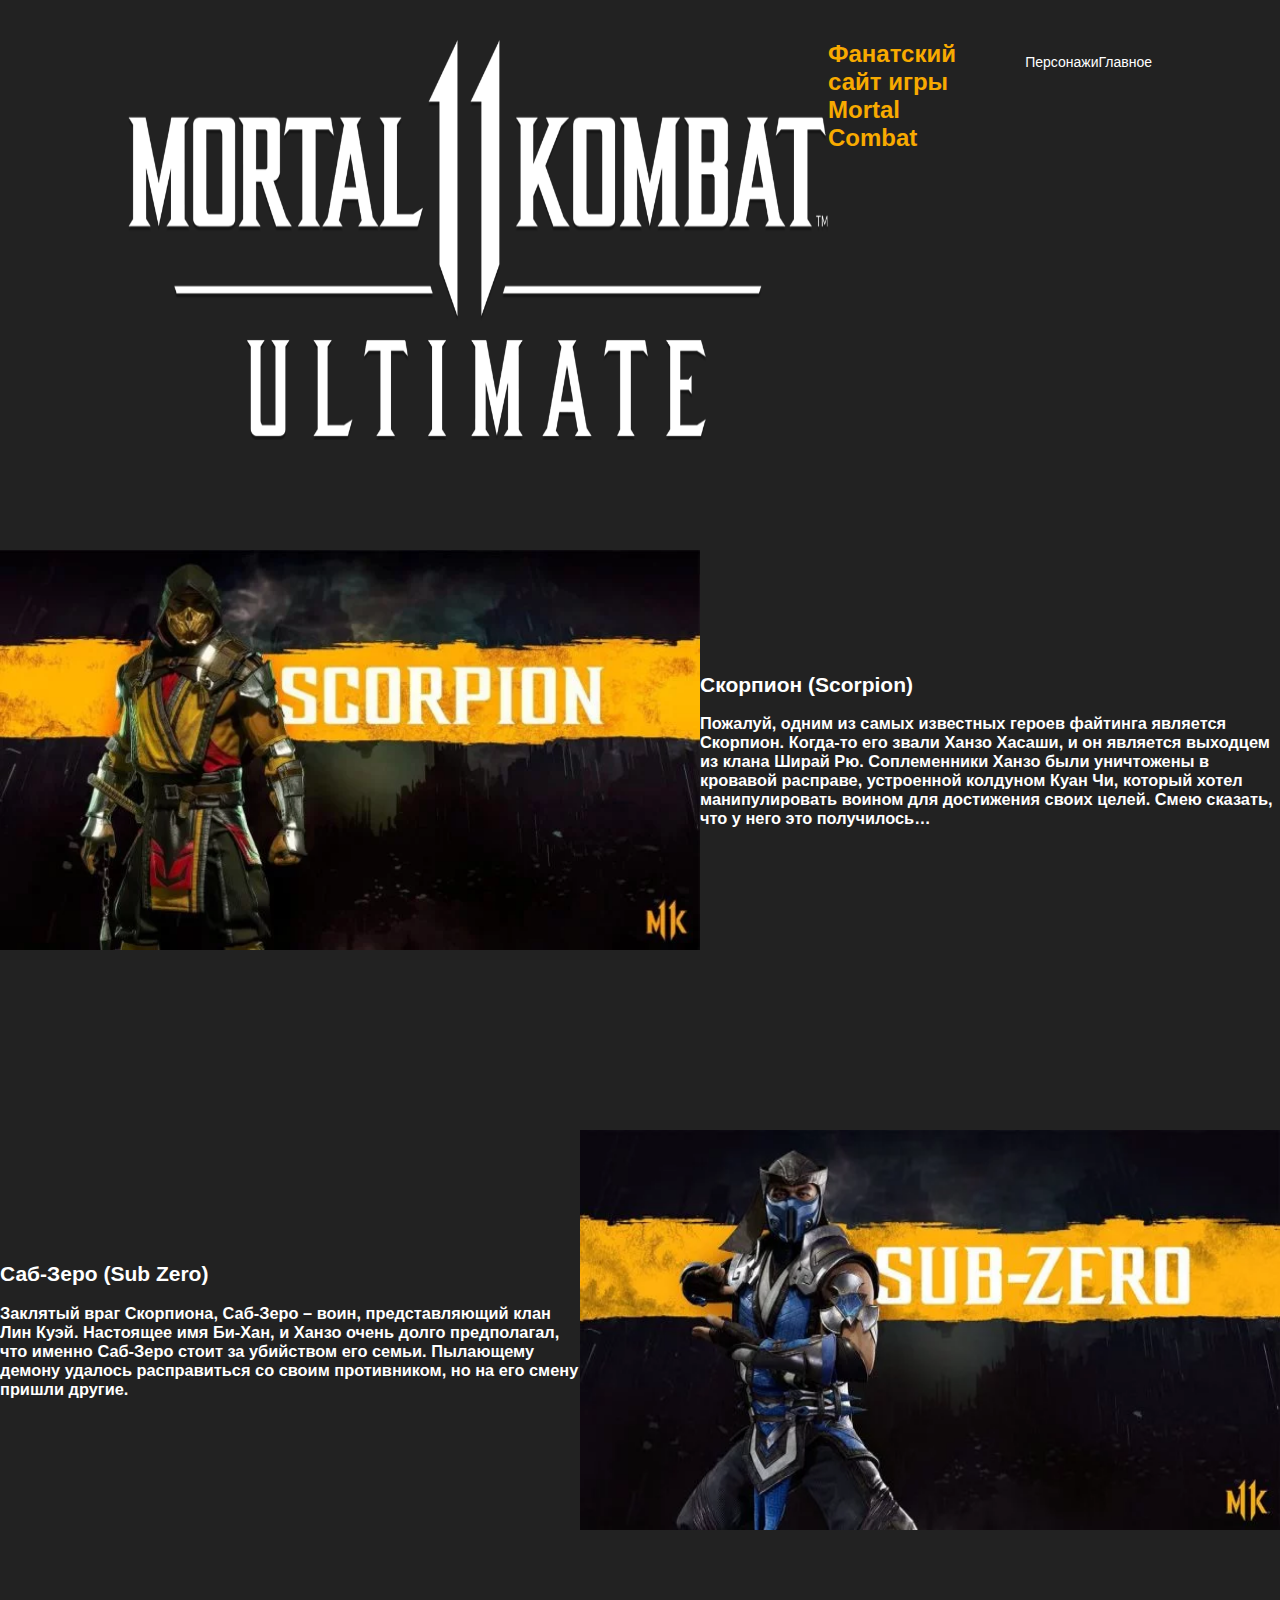
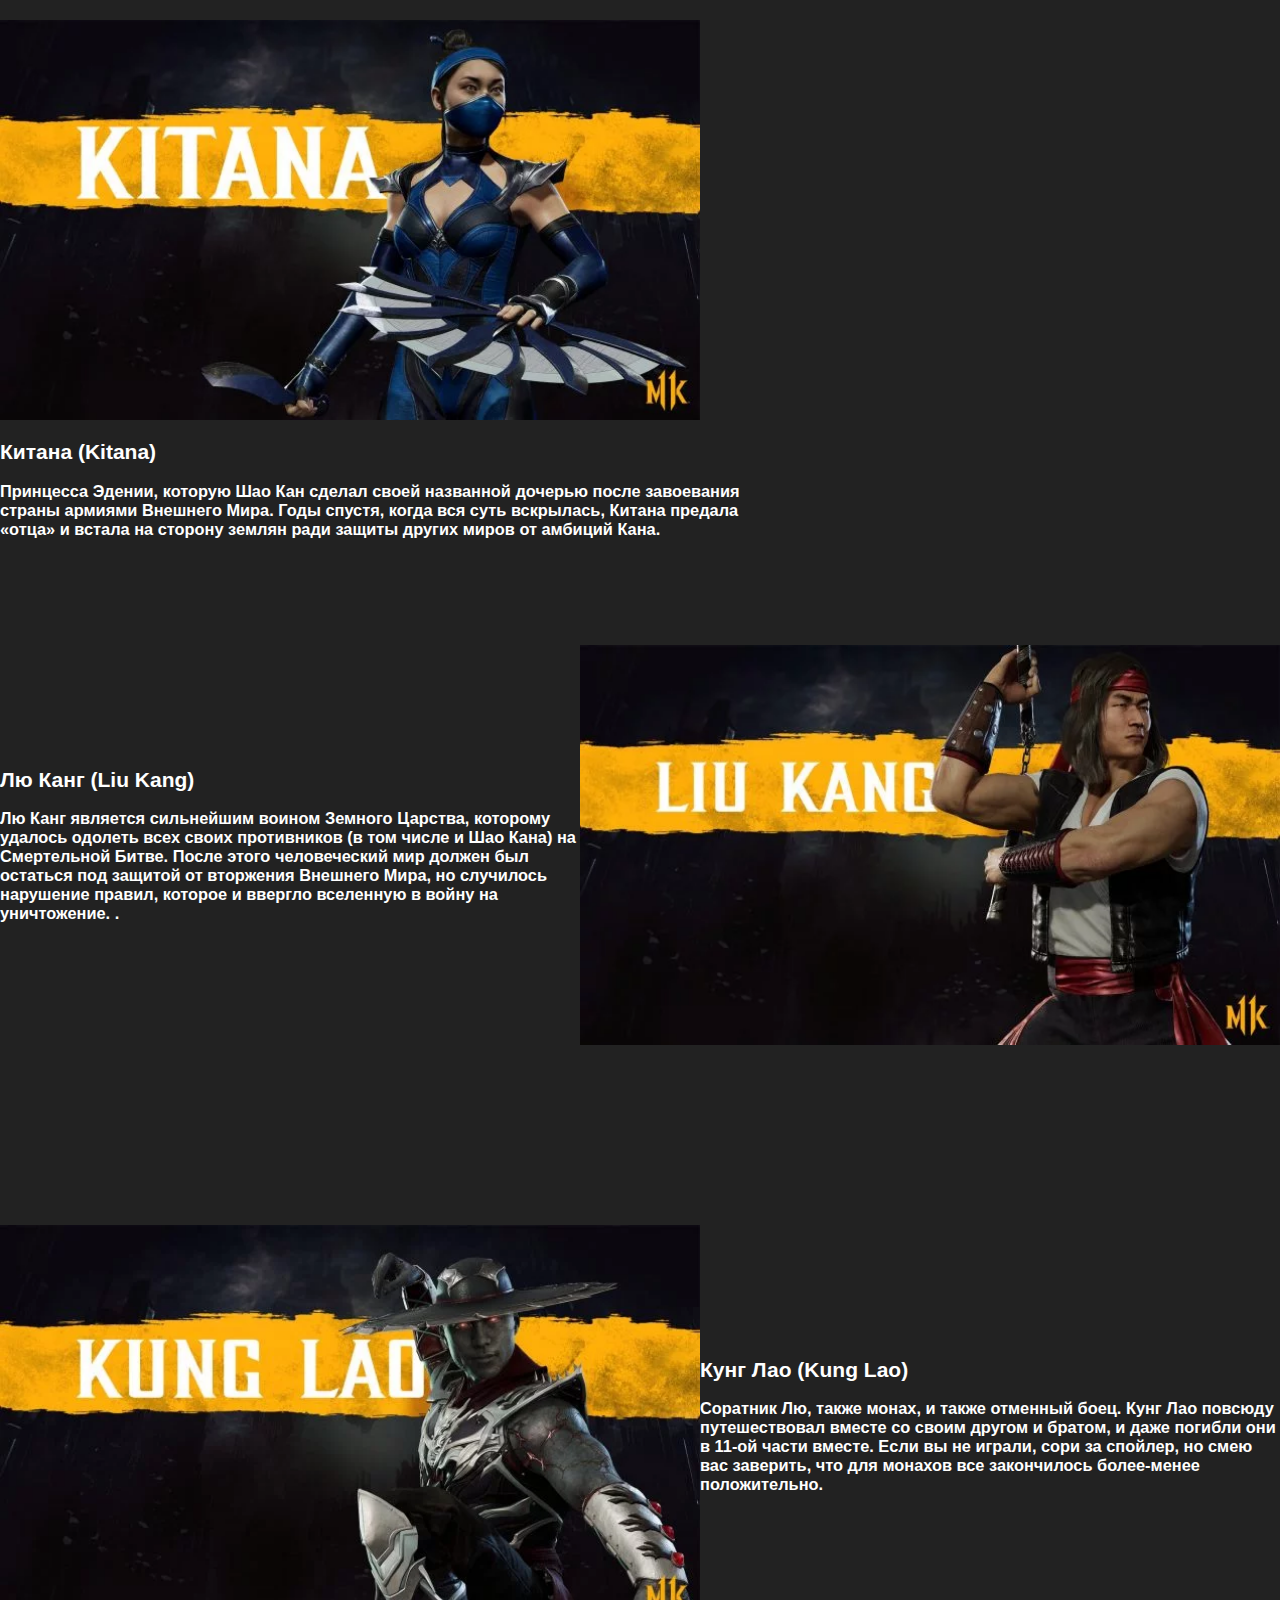
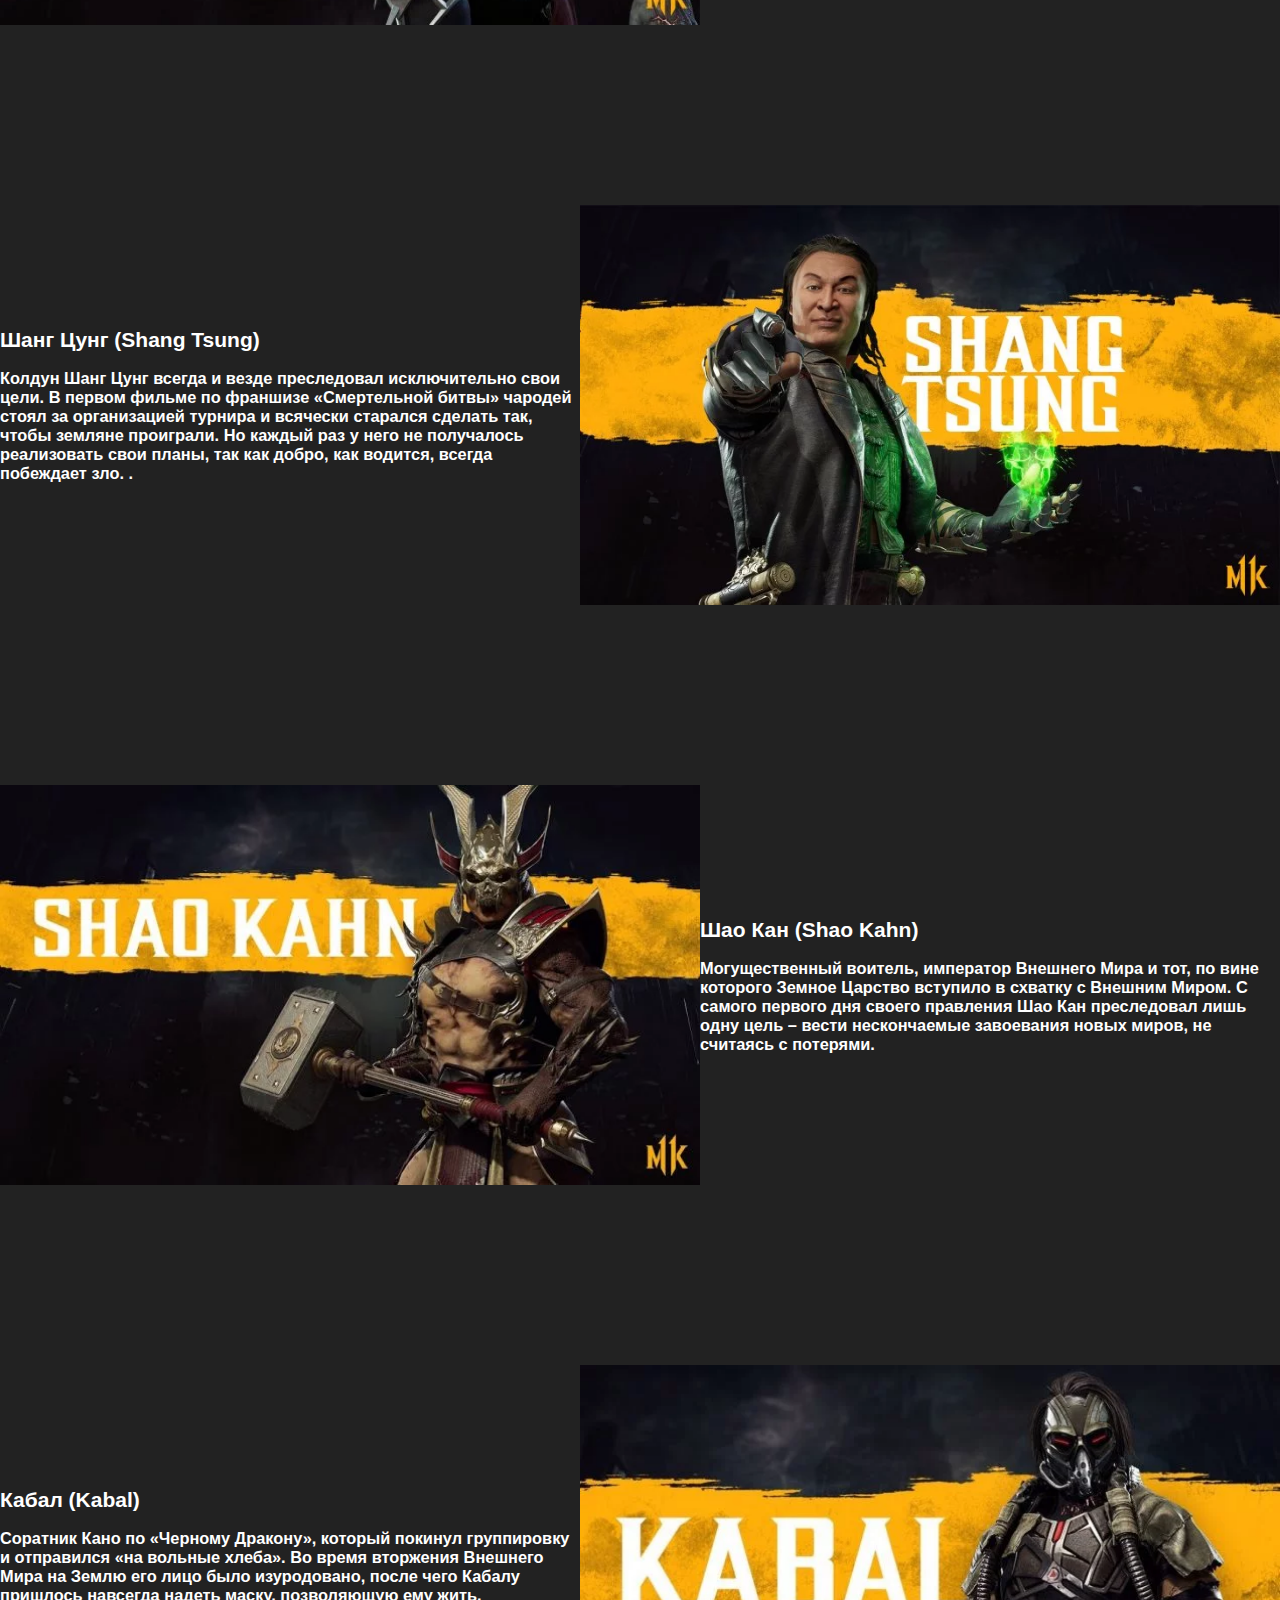
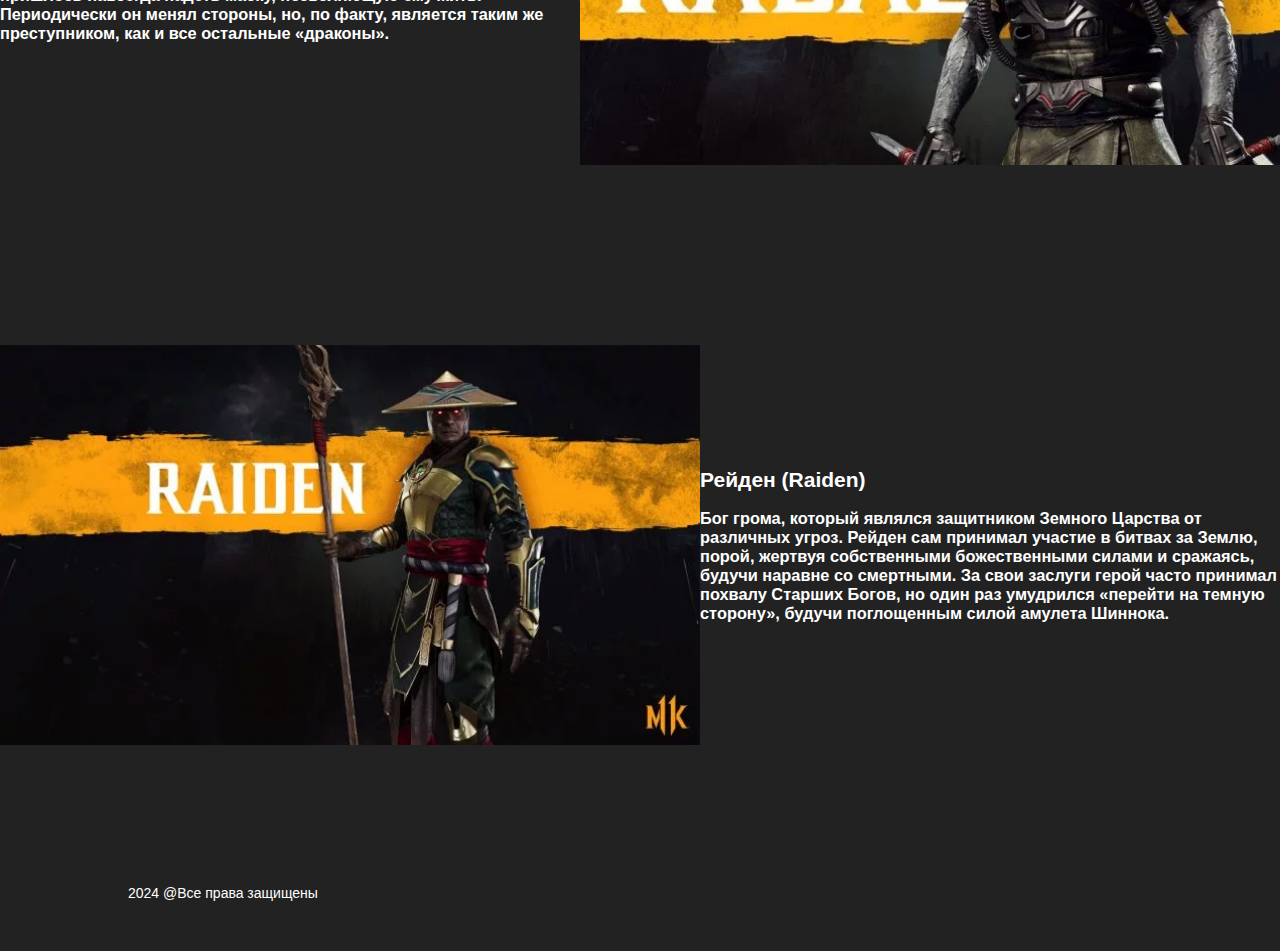
<file: Новая папка (2)/zindex.html>
<!DOCTYPE html>
<html lang="en">
<head>
    <meta charset="UTF-8">
    <meta http-equiv="X-UA-Compatible" content="IE=edge">
    <meta name="viewport" content="width=device-width, initial-scale=1.0">
    <title>Mortal Combat Fan</title>
    <link rel="stylesheet" href="zstyle.css">
</head>
<body>
<header>
    <div class="container">
        <div class="headerInner">
            <img src="images/MKLogo.png">
            <div class="name">Фанатский сайт игры Mortal Combat</div>
            <nav>
                <ul>
                    <li><a href="zindex.html">Персонажи</a></li>
                    <li><a href="#"></a></li>
                    <li><a href="index.html">Главное</a></li>
                </ul>
            </nav>
        </div>
    </div>
</header>
<main>
    <div class="photoInner">
        <img src="images/S.webp">
        <div class="icecream">
            <h2>Скорпион (Scorpion)</h2>
            <h3>Пожалуй, одним из самых известных героев файтинга является Скорпион. Когда-то его звали Ханзо Хасаши, и он является выходцем из клана Ширай Рю. Соплеменники Ханзо были уничтожены в кровавой расправе, устроенной колдуном Куан Чи, который хотел манипулировать воином для достижения своих целей. Смею сказать, что у него это получилось…

            </h3>
        </div>
    </div>
    <div class="photoInner">
        <div class="icecream">
            <h2>Саб-Зеро (Sub Zero)</h2>
            <h3>Заклятый враг Скорпиона, Саб-Зеро – воин, представляющий клан Лин Куэй. Настоящее имя Би-Хан, и Ханзо очень долго предполагал, что именно Саб-Зеро стоит за убийством его семьи. Пылающему демону удалось расправиться со своим противником, но на его смену пришли другие.

           </h3>
        </div>
        <img src="images/Z.webp">
    </div>
        
    <div class="photoInne">
        <img src="images/K.webp">
        <div class="icecream">
            <h2> Китана (Kitana) </h2>
                <h3>Принцесса Эдении, которую Шао Кан сделал своей названной дочерью после завоевания страны армиями Внешнего Мира. Годы спустя, когда вся суть вскрылась, Китана предала «отца» и встала на сторону землян ради защиты других миров от амбиций Кана.

                </h3>
        </div>
    </div>
    <div class="photoInner">
        <div class="icecream">
            <h2>Лю Канг (Liu Kang)</h2>
            <h3>Лю Канг является сильнейшим воином Земного Царства, которому удалось одолеть всех своих противников (в том числе и Шао Кана) на Смертельной Битве. После этого человеческий мир должен был остаться под защитой от вторжения Внешнего Мира, но случилось нарушение правил, которое и ввергло вселенную в войну на уничтожение.
.

           </h3>
        </div>
        <img src="images/L.webp">
    </div>   
    <div class="photoInner">
        <img src="images/KU.webp">
        <div class="icecream">
            <h2>Кунг Лао (Kung Lao)</h2>
            <h3>Соратник Лю, также монах, и также отменный боец. Кунг Лао повсюду путешествовал вместе со своим другом и братом, и даже погибли они в 11-ой части вместе. Если вы не играли, сори за спойлер, но смею вас заверить, что для монахов все закончилось более-менее положительно.


            </h3>
        </div>
    </div>
    <div class="photoInner">
        <div class="icecream">
            <h2>Шанг Цунг (Shang Tsung)

            </h2>
            <h3>Колдун Шанг Цунг всегда и везде преследовал исключительно свои цели. В первом фильме по франшизе «Смертельной битвы» чародей стоял за организацией турнира и всячески старался сделать так, чтобы земляне проиграли. Но каждый раз у него не получалось реализовать свои планы, так как добро, как водится, всегда побеждает зло.
.

           </h3>
        </div>
        <img src="images/SHA.webp">
    </div>   
    <div class="photoInner">
        <img src="images/SH.webp">
        <div class="icecream">
            <h2>Шао Кан (Shao Kahn) </h2>
            <h3>Могущественный воитель, император Внешнего Мира и тот, по вине которого Земное Царство вступило в схватку с Внешним Миром. С самого первого дня своего правления Шао Кан преследовал лишь одну цель – вести нескончаемые завоевания новых миров, не считаясь с потерями.

   

            </h3>
        </div>
    </div>
    <div class="photoInner">
        <div class="icecream">
            <h2>Кабал (Kabal)

            </h2>
            <h3>Соратник Кано по «Черному Дракону», который покинул группировку и отправился «на вольные хлеба». Во время вторжения Внешнего Мира на Землю его лицо было изуродовано, после чего Кабалу пришлось навсегда надеть маску, позволяющую ему жить. Периодически он менял стороны, но, по факту, является таким же преступником, как и все остальные «драконы».
                

            </h3>
        </div>
        <img src="images/KA.webp">
    </div>  
    <div class="photoInner">
        <img src="images/R.webp">
        <div class="icecream">
            <h2>Рейден (Raiden)</h2>
            <h3>Бог грома, который являлся защитником Земного Царства от различных угроз. Рейден сам принимал участие в битвах за Землю, порой, жертвуя собственными божественными силами и сражаясь, будучи наравне со смертными. За свои заслуги герой часто принимал похвалу Старших Богов, но один раз умудрился «перейти на темную сторону», будучи поглощенным силой амулета Шиннока.


            </h3>
        </div>
    </div>
</div>
</main>
<footer>
    <div class="container">
        <div class="footerInner">
            2024 @Все права защищены
        </div>
    </div>
</footer>
</body>
</html>
</file>
<file: Новая папка (2)/zstyle.css>
body {
    margin: 0;
    font-family: Arial, Helvetica, sans-serif;
    font-size: 14px;
    font-weight: 8900;
    background-color: rgb(34, 34, 34);
    color: white;
}

/*  шапка  */
header {
    background-color: rgb(34, 34, 34);
    padding-top: 40px;
    padding-bottom: 20px;
}

.container {
    width: 100%;
    margin: 0 auto;
}

.headerInner {
    display: flex;
    justify-content: space-between;
    padding:0 10%;
}

img {
    width: 700px;
    height: 400px;
}



.name {
    font-size: 24px;
    color: rgb(248, 170, 0);
    font-weight: 700;
}

nav {
    width: 30%;
}

ul {
    display: flex;
    justify-content: space-between;
}

li {
    list-style: none;
}

a {
    text-decoration: none;
    color: #fff;
}

a:hover {
    text-decoration: underline;
    color: rgb(248, 170, 0);
}

a:active {
    font-weight: 700;
    font-size: 18px;
}

/*  main  */
.game {
    width: 100%;
    height: 100vh;
    background: url(images/BG1.jpg);
    display: flex;
    align-items: center;
    justify-content: center;
    background-attachment: fixed;
    background-size: cover;
}

.button {
 width: 200px;
 height: 80px;
 background-color: rgb(34, 34, 34);
 display: flex;
 justify-content: center;
 align-items: center;

}

.link {
    font-size: 20px;
    font-weight: 700;
}

.link:hover {
    color: red;
}
.link:active {
    font-size: 25px;
}

.photoInner {
    display: flex;
    justify-content: space-between;
    align-items: center;

    padding-top: 10vh;
    padding-bottom: 10vh;
}

.icecream {
    width: 60%;
}

.movie {
    width: 100%;
    height: 100vh;
    background: url(images/BG2.jpeg);
    display: flex;
    align-items: center;
    justify-content: center;
    background-attachment: fixed;
    background-size: cover;
}

@media (max-width: 560px) {
    .photoInner {
        flex-direction: column;
    }
}

.ak {
    width: 100%;
    height: 100vh;
    background: url(images/п.png);
    display: flex;
    align-items: center;
    justify-content: center;
    background-attachment: fixed;
    background-size: cover;
}

/*  подвал  */
.footerInner {
    padding:50px 10%;
    color: #fff;
}
</file>
